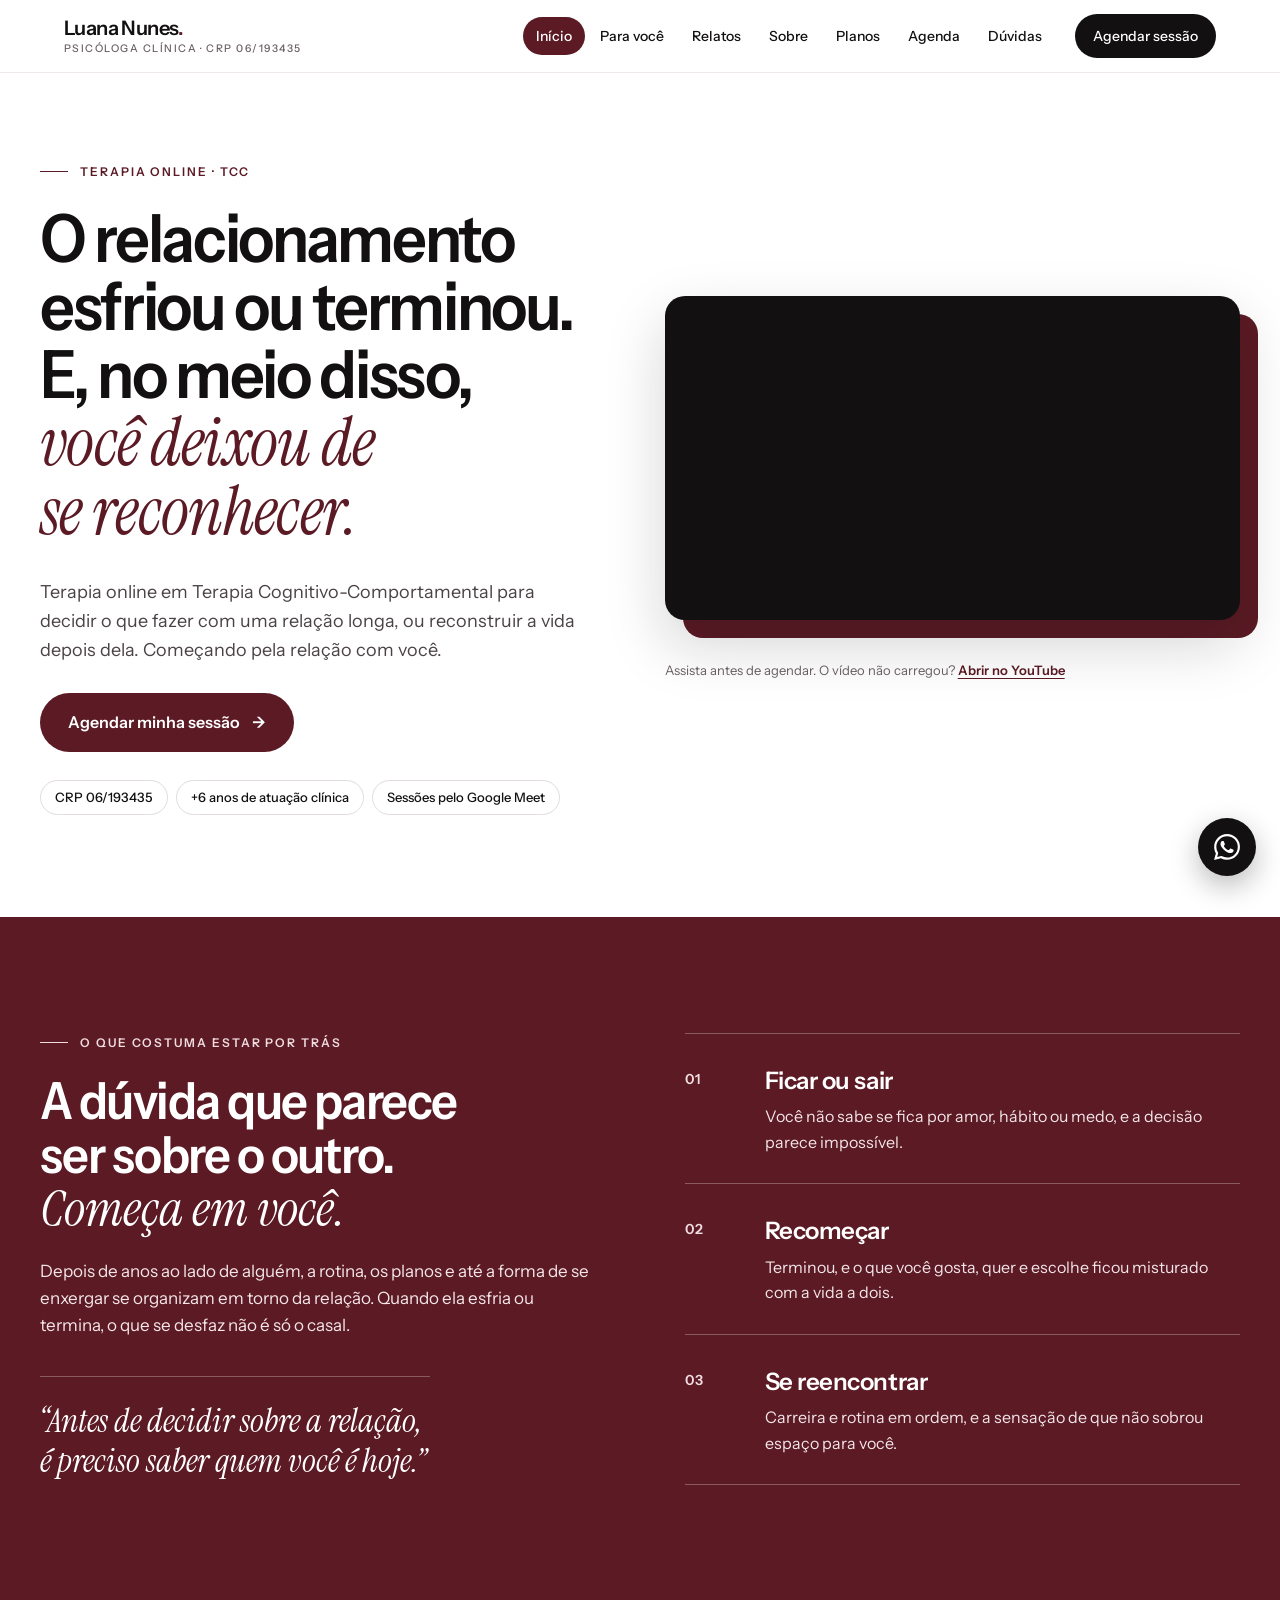
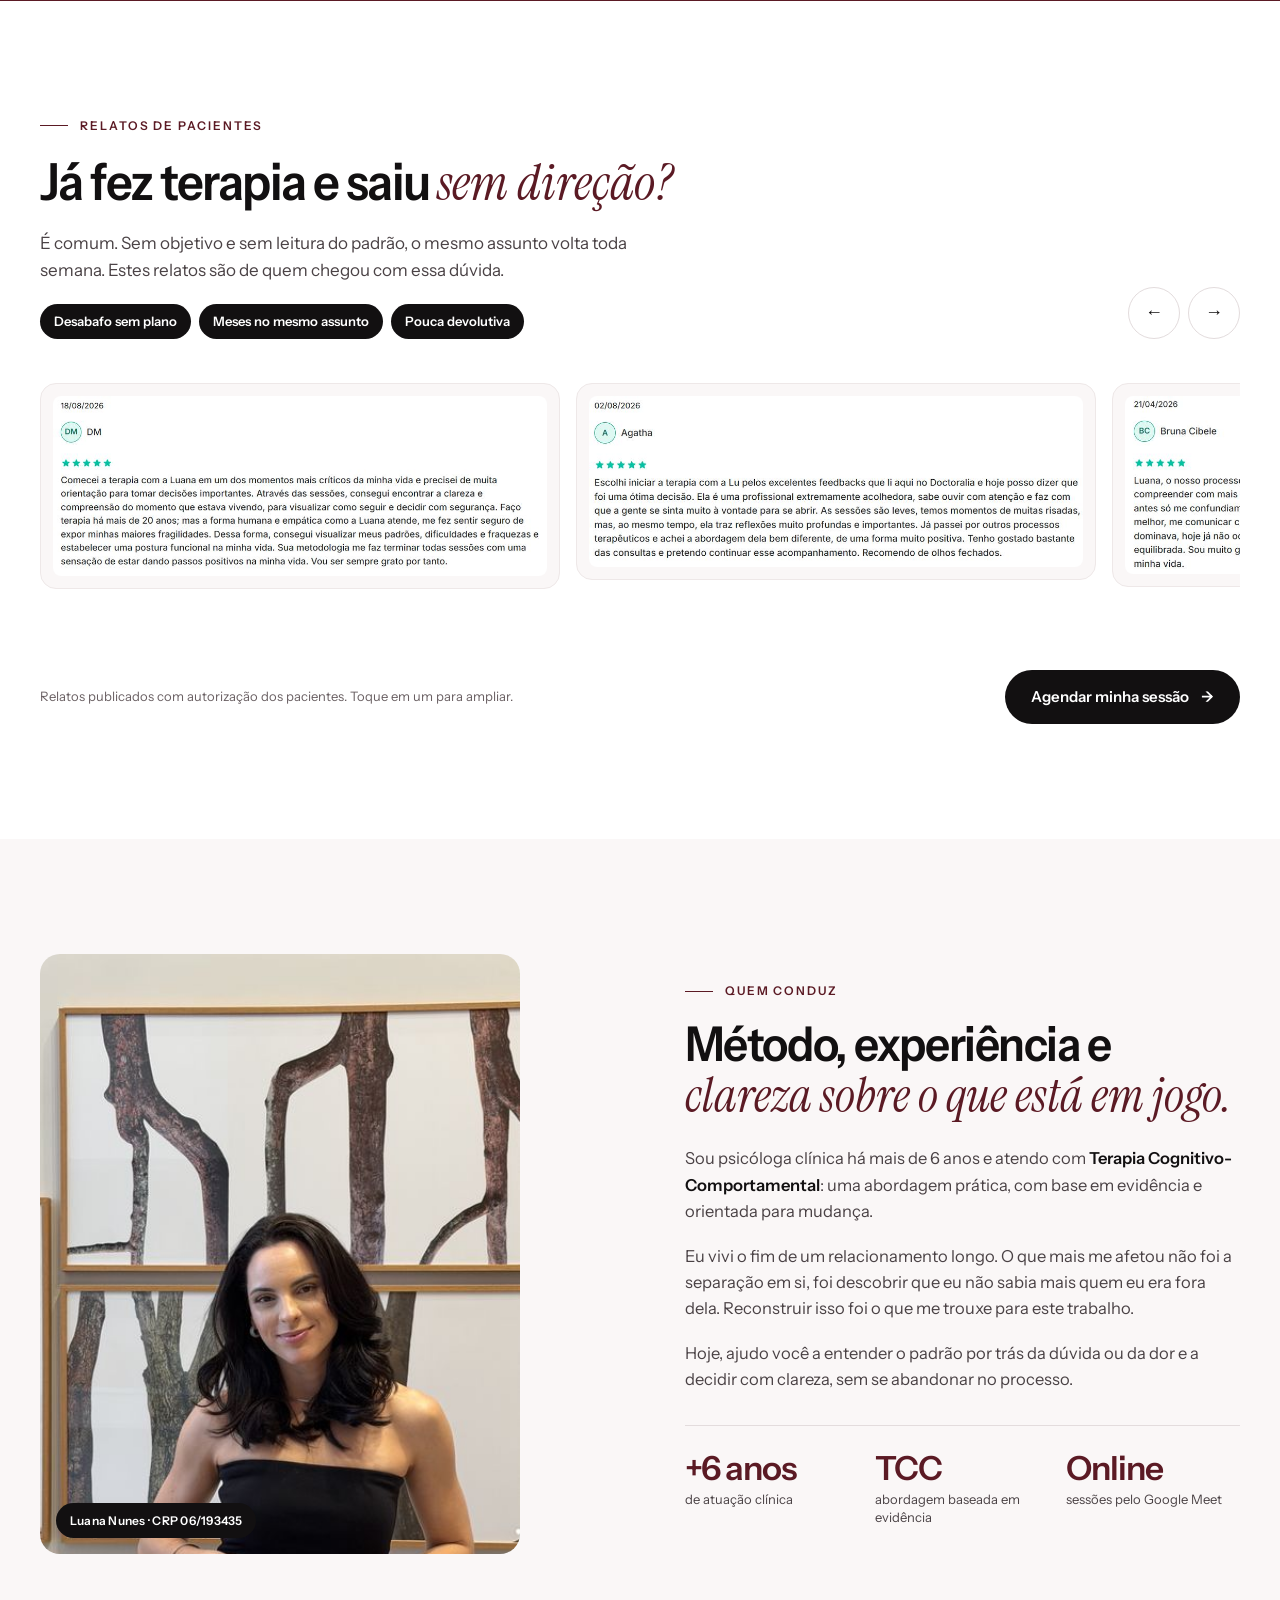
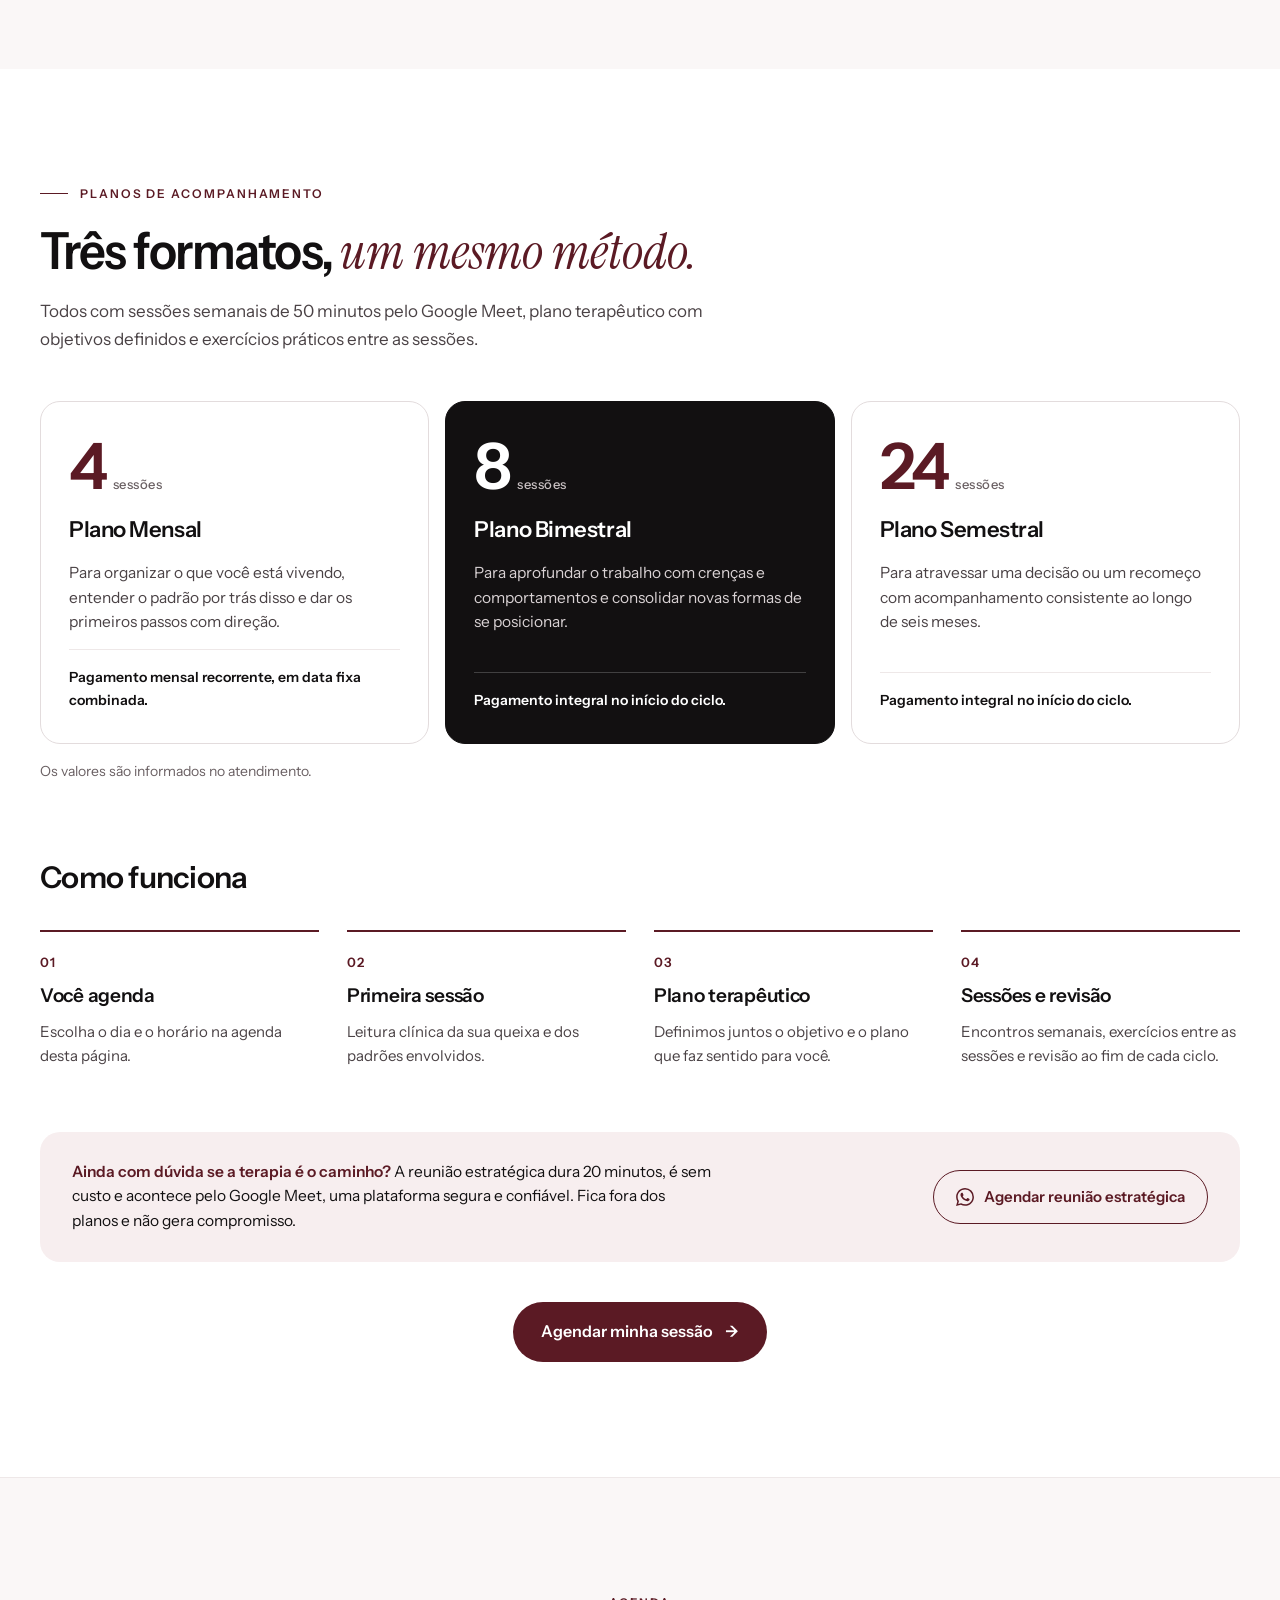
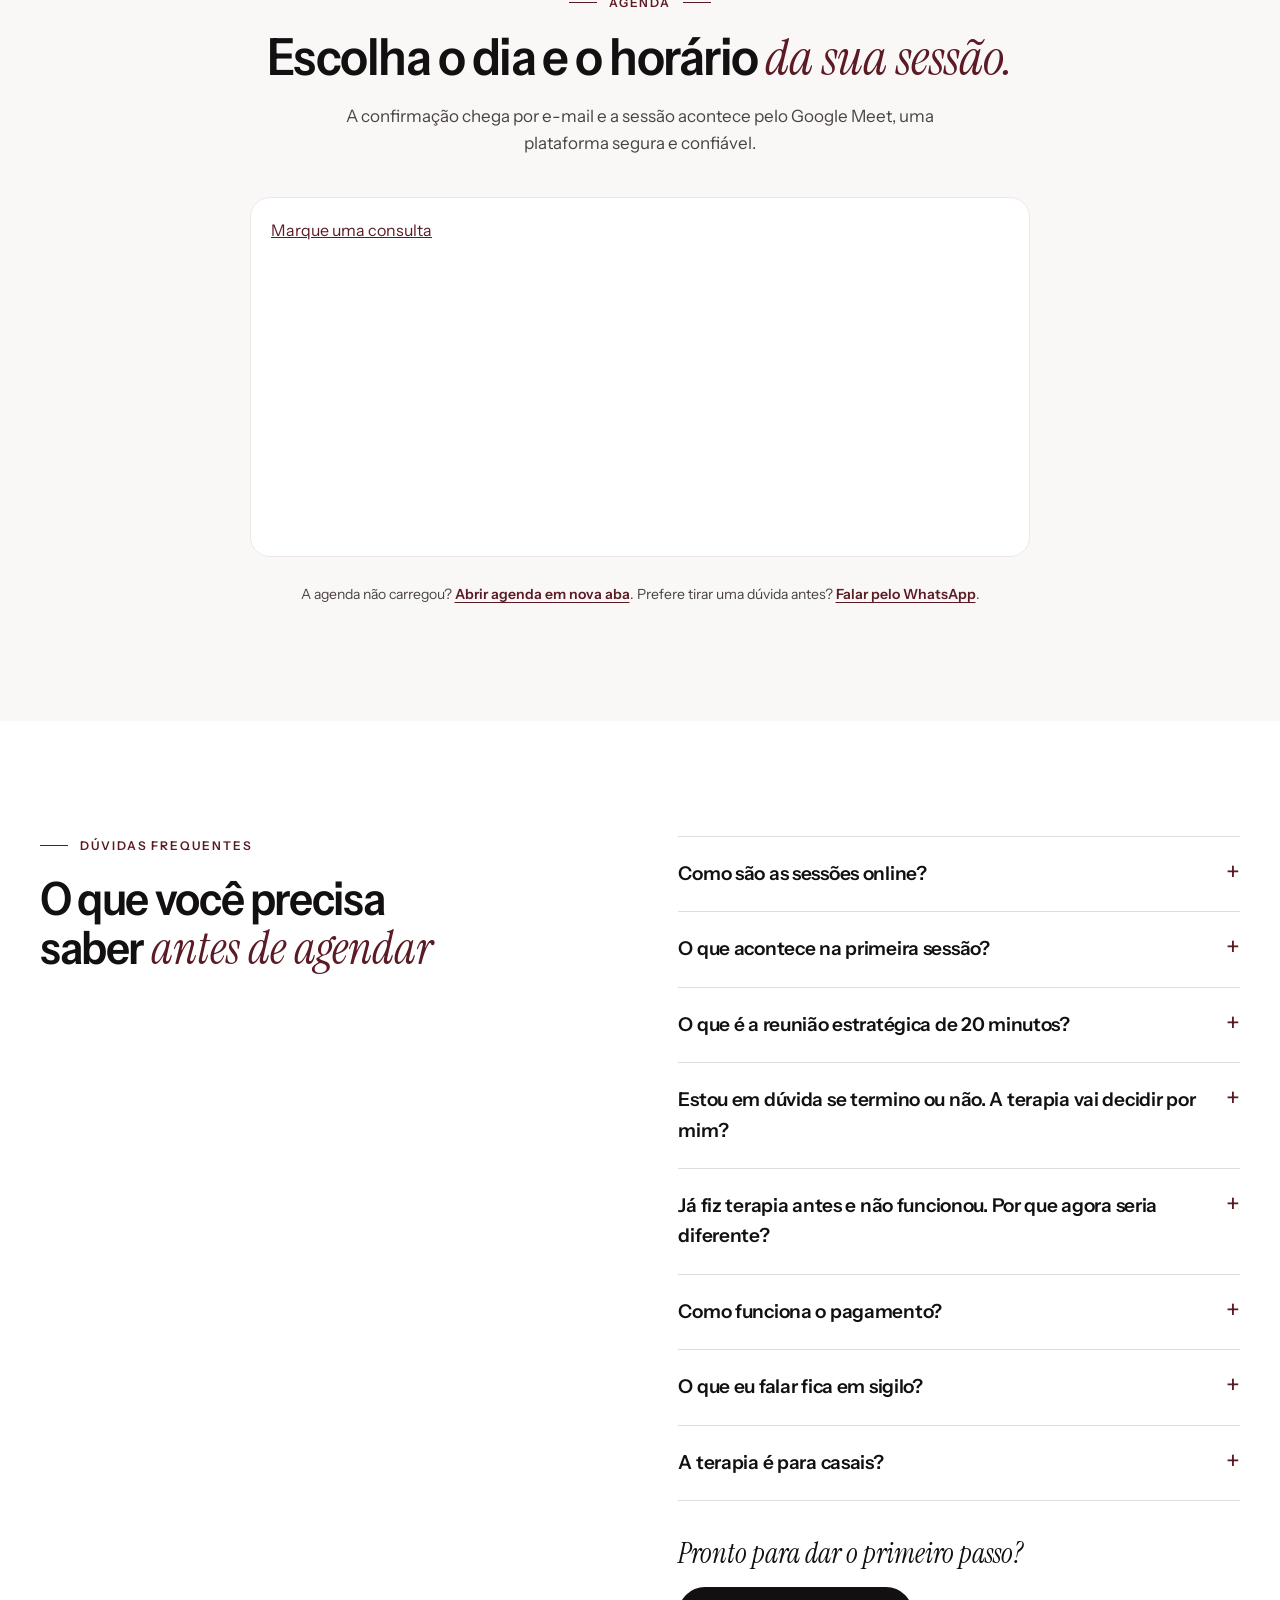
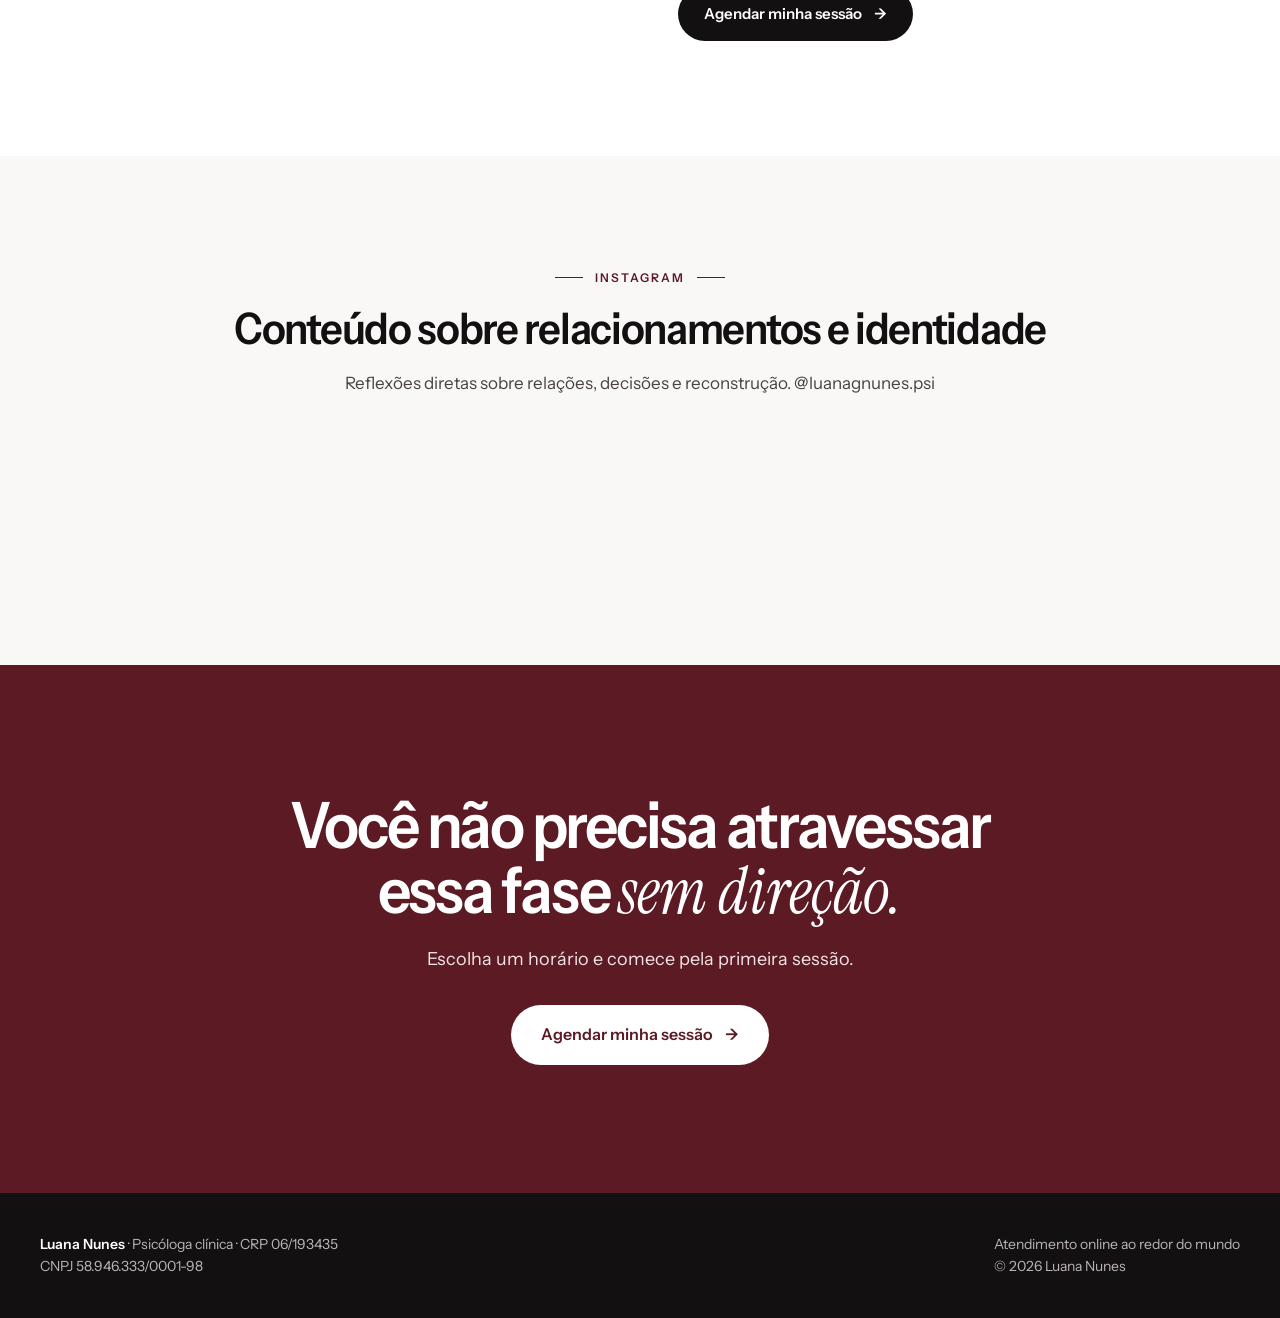
<file: docs/index.html>
<!DOCTYPE html>
<html lang="pt-BR">
<head>
<meta charset="utf-8">
<meta name="viewport" content="width=device-width, initial-scale=1">
<title>Terapia online após fim ou crise de relacionamento | Luana Nunes, psicóloga</title>
<meta name="description" content="Terapia online em TCC para quem precisa decidir o que fazer com uma relação longa ou reconstruir a vida depois dela. Luana Nunes, psicóloga clínica, CRP 06/193435.">
<meta name="theme-color" content="#5B1A24">
<meta property="og:type" content="website">
<meta property="og:title" content="Terapia online após fim ou crise de relacionamento | Luana Nunes, psicóloga">
<meta property="og:description" content="Terapia online em TCC para quem precisa decidir o que fazer com uma relação longa ou reconstruir a vida depois dela.">
<meta property="og:image" content="assets/luana.jpg">
<link rel="icon" href="assets/favicon.svg" type="image/svg+xml">
<link rel="preconnect" href="https://fonts.googleapis.com">
<link rel="preconnect" href="https://fonts.gstatic.com" crossorigin>
<link href="https://fonts.googleapis.com/css2?family=Instrument+Sans:wdth,wght@75..100,400..700&amp;family=Instrument+Serif:ital@0;1&amp;display=swap" rel="stylesheet">
<link rel="stylesheet" href="css/style.css">
</head>
<body>

<div aria-hidden="true" style="height:72px"></div>
<header class="site-header" style="position:fixed;top:0;left:0;right:0;z-index:50;background:rgba(255,255,255,.9);backdrop-filter:blur(14px);-webkit-backdrop-filter:blur(14px);border-bottom:1px solid #EEE8E8">
  <div style="max-width:1200px;margin:0 auto;padding:0 24px;height:72px;display:flex;align-items:center;justify-content:space-between;gap:20px">
    <a href="#inicio" data-target="inicio" style="text-decoration:none;color:#121011;display:flex;flex-direction:column;line-height:1;flex-shrink:0">
      <span style="font-size:20px;font-weight:600;letter-spacing:-.03em">Luana Nunes<span style="color:#5B1A24">.</span></span>
      <span style="font-size:10.5px;font-weight:500;letter-spacing:.14em;text-transform:uppercase;color:#6A6063;margin-top:6px">Psicóloga clínica · CRP 06/193435</span>
    </a>
    <nav class="nav-desktop" aria-label="Seções">
      <a href="#inicio" data-target="inicio" class="is-active">Início</a>
      <a href="#para-voce" data-target="para-voce">Para você</a>
      <a href="#depoimentos" data-target="depoimentos">Relatos</a>
      <a href="#sobre" data-target="sobre">Sobre</a>
      <a href="#planos" data-target="planos">Planos</a>
      <a href="#agenda" data-target="agenda">Agenda</a>
      <a href="#duvidas" data-target="duvidas">Dúvidas</a>
    </nav>
    <div style="display:flex;align-items:center;gap:10px">
      <a class="header-cta h-dark" href="#agenda" data-target="agenda" style="background:#121011;color:#fff;text-decoration:none;font-size:14px;font-weight:500;padding:11px 18px;border-radius:999px;white-space:nowrap;transition:background .2s">Agendar sessão</a>
      <button type="button" class="menu-btn" aria-label="Abrir menu" aria-expanded="false" aria-controls="menu-mobile">☰</button>
    </div>
  </div>
  <nav class="nav-mobile" id="menu-mobile" aria-label="Seções">
    <a href="#inicio" data-target="inicio" class="is-active">Início</a>
    <a href="#para-voce" data-target="para-voce">Para você</a>
    <a href="#depoimentos" data-target="depoimentos">Relatos</a>
    <a href="#sobre" data-target="sobre">Sobre</a>
    <a href="#planos" data-target="planos">Planos</a>
    <a href="#agenda" data-target="agenda">Agenda</a>
    <a href="#duvidas" data-target="duvidas">Dúvidas</a>
  </nav>
  <div class="progress"></div>
</header>

<main>
<section id="inicio" data-screen-label="01 Início" style="padding:clamp(48px,7vw,96px) 24px clamp(64px,8vw,112px)">
  <div class="hero-grid" style="column-gap:clamp(40px,6vw,88px);row-gap:32px;align-items:center">
    <div style="grid-area:copy;align-self:end;display:flex;flex-direction:column;gap:24px">
      <div style="display:flex;align-items:center;gap:12px;font-size:12px;font-weight:600;letter-spacing:.16em;text-transform:uppercase;color:#5B1A24"><span style="width:28px;height:1px;background:#5B1A24"></span>Terapia online · TCC</div>
      <h1 style="font-size:clamp(38px,5.2vw,68px);line-height:1.02;font-weight:600;letter-spacing:-.035em;font-stretch:92%;text-wrap:balance">O relacionamento esfriou ou terminou. E, no meio disso, <span style="font-family:'Instrument Serif',serif;font-style:italic;font-weight:400;letter-spacing:-.01em;color:#5B1A24">você deixou de se reconhecer.</span></h1>
    </div>
    <div style="grid-area:video">
      <div style="position:relative">
      <div style="position:absolute;inset:18px -18px -18px 18px;background:#5B1A24;border-radius:20px"></div>
      <div style="position:relative;aspect-ratio:16/9;background:#121011;border-radius:20px;overflow:hidden;box-shadow:0 24px 60px rgba(18,16,17,.18)">
        <iframe src="https://www.youtube-nocookie.com/embed/ALw_8z-zLgE?rel=0&amp;modestbranding=1&amp;playsinline=1" title="Apresentação de Luana Nunes, psicóloga clínica" referrerpolicy="strict-origin-when-cross-origin" allow="accelerometer; encrypted-media; gyroscope; picture-in-picture; web-share; fullscreen" allowfullscreen style="position:absolute;inset:0;width:100%;height:100%;border:0"></iframe>
      </div>
      </div>
      <p style="font-size:13px;color:#6A6063;margin-top:40px">Assista antes de agendar. O vídeo não carregou? <a href="https://youtu.be/ALw_8z-zLgE" target="_blank" rel="noopener" style="font-weight:600;text-underline-offset:3px">Abrir no YouTube</a></p>
    </div>
    <div style="grid-area:cta;align-self:start;display:flex;flex-direction:column;gap:28px">
      <p style="font-size:18px;line-height:1.6;color:#4A4245;max-width:52ch;text-wrap:pretty">Terapia online em Terapia Cognitivo-Comportamental para decidir o que fazer com uma relação longa, ou reconstruir a vida depois dela. Começando pela relação com você.</p>
      <div style="display:flex;flex-wrap:wrap;gap:12px">
        <a class="h-black" href="#agenda" data-target="agenda" style="display:inline-flex;align-items:center;gap:12px;background:#5B1A24;color:#fff;text-decoration:none;font-size:16px;font-weight:600;padding:17px 28px;border-radius:999px;transition:background .2s">Agendar minha sessão <span aria-hidden="true">→</span></a>
      </div>
      <div style="display:flex;flex-wrap:wrap;gap:8px">
        <span style="font-size:13px;font-weight:500;color:#121011;border:1px solid #E3DCDD;border-radius:999px;padding:6px 14px">CRP 06/193435</span>
        <span style="font-size:13px;font-weight:500;color:#121011;border:1px solid #E3DCDD;border-radius:999px;padding:6px 14px">+6 anos de atuação clínica</span>
        <span style="font-size:13px;font-weight:500;color:#121011;border:1px solid #E3DCDD;border-radius:999px;padding:6px 14px">Sessões pelo Google Meet</span>
      </div>
    </div>
  </div>
</section>

<section id="para-voce" data-screen-label="02 Para você" style="background:#5B1A24;color:#fff;padding:clamp(64px,9vw,120px) 24px">
  <div style="max-width:1200px;margin:0 auto;display:grid;grid-template-columns:repeat(auto-fit,minmax(min(100%,420px),1fr));gap:clamp(40px,7vw,96px);align-items:start">
    <div style="display:flex;flex-direction:column;gap:22px">
      <div style="display:flex;align-items:center;gap:12px;font-size:12px;font-weight:600;letter-spacing:.16em;text-transform:uppercase;color:#F1DDE0"><span style="width:28px;height:1px;background:#F1DDE0"></span>O que costuma estar por trás</div>
      <h2 style="font-size:clamp(32px,4vw,52px);line-height:1.05;font-weight:600;letter-spacing:-.03em;font-stretch:92%;text-wrap:balance">A dúvida que parece ser sobre o outro. <span style="font-family: &quot;Instrument Serif&quot;, serif; font-style: italic; font-weight: 400; letter-spacing: 0px;">Começa em você.</span></h2>
      <p style="font-size:17px;color:#F4E6E8;max-width:54ch;text-wrap:pretty">Depois de anos ao lado de alguém, a rotina, os planos e até a forma de se enxergar se organizam em torno da relação. Quando ela esfria ou termina, o que se desfaz não é só o casal.</p>
      <p style="margin-top:14px;padding-top:24px;border-top:1px solid rgba(255,255,255,.28);font-family:'Instrument Serif',serif;font-style:italic;font-size:clamp(26px,2.6vw,34px);line-height:1.2;max-width:26ch">“Antes de decidir sobre a relação, é preciso saber quem você é hoje.”</p>
    </div>
    <ol style="list-style:none;display:flex;flex-direction:column">
      <li style="display:grid;grid-template-columns:64px 1fr;gap:4px 16px;padding:28px 0;border-top:1px solid rgba(255,255,255,.28)">
        <span style="grid-row:span 2;font-size:14px;font-weight:600;letter-spacing:.08em;color:#F1DDE0;padding-top:6px">01</span>
        <h3 style="font-size:24px;font-weight:600;letter-spacing:-.02em">Ficar ou sair</h3>
        <p style="color:#F4E6E8;font-size:16px">Você não sabe se fica por amor, hábito ou medo, e a decisão parece impossível.</p>
      </li>
      <li style="display:grid;grid-template-columns:64px 1fr;gap:4px 16px;padding:28px 0;border-top:1px solid rgba(255,255,255,.28)">
        <span style="grid-row:span 2;font-size:14px;font-weight:600;letter-spacing:.08em;color:#F1DDE0;padding-top:6px">02</span>
        <h3 style="font-size:24px;font-weight:600;letter-spacing:-.02em">Recomeçar</h3>
        <p style="color:#F4E6E8;font-size:16px">Terminou, e o que você gosta, quer e escolhe ficou misturado com a vida a dois.</p>
      </li>
      <li style="display:grid;grid-template-columns:64px 1fr;gap:4px 16px;padding:28px 0;border-top:1px solid rgba(255,255,255,.28);border-bottom:1px solid rgba(255,255,255,.28)">
        <span style="grid-row:span 2;font-size:14px;font-weight:600;letter-spacing:.08em;color:#F1DDE0;padding-top:6px">03</span>
        <h3 style="font-size:24px;font-weight:600;letter-spacing:-.02em">Se reencontrar</h3>
        <p style="color:#F4E6E8;font-size:16px">Carreira e rotina em ordem, e a sensação de que não sobrou espaço para você.</p>
      </li>
    </ol>
  </div>
</section>

<section id="depoimentos" data-screen-label="03 Relatos" style="padding:clamp(64px,9vw,120px) 24px">
  <div style="max-width:1200px;margin:0 auto">
    <div style="display:flex;justify-content:space-between;align-items:flex-end;gap:32px;flex-wrap:wrap;margin-bottom:40px">
      <div style="display:flex;flex-direction:column;gap:20px;max-width:680px">
        <div style="display:flex;align-items:center;gap:12px;font-size:12px;font-weight:600;letter-spacing:.16em;text-transform:uppercase;color:#5B1A24"><span style="width:28px;height:1px;background:#5B1A24"></span>Relatos de pacientes</div>
        <h2 style="font-size:clamp(32px,4vw,52px);line-height:1.05;font-weight:600;letter-spacing:-.03em;font-stretch:92%">Já fez terapia e saiu <span style="font-family:'Instrument Serif',serif;font-style:italic;font-weight:400;letter-spacing:0;color:#5B1A24">sem direção?</span></h2>
        <p style="font-size:17px;color:#4A4245;max-width:58ch;text-wrap:pretty">É comum. Sem objetivo e sem leitura do padrão, o mesmo assunto volta toda semana. Estes relatos são de quem chegou com essa dúvida.</p>
        <div style="display:flex;flex-wrap:wrap;gap:8px">
          <span style="font-size:13px;font-weight:600;color:#fff;background:#121011;border-radius:999px;padding:7px 14px">Desabafo sem plano</span>
          <span style="font-size:13px;font-weight:600;color:#fff;background:#121011;border-radius:999px;padding:7px 14px">Meses no mesmo assunto</span>
          <span style="font-size:13px;font-weight:600;color:#fff;background:#121011;border-radius:999px;padding:7px 14px">Pouca devolutiva</span>
        </div>
      </div>
      <div style="display:flex;gap:8px">
        <button class="h-arrow" type="button" data-dir="-1" aria-label="Relato anterior" style="width:52px;height:52px;border-radius:50%;border:1px solid #E3DCDD;background:#fff;color:#121011;cursor:pointer;font-size:18px;transition:all .2s">←</button>
        <button class="h-arrow" type="button" data-dir="1" aria-label="Próximo relato" style="width:52px;height:52px;border-radius:50%;border:1px solid #E3DCDD;background:#fff;color:#121011;cursor:pointer;font-size:18px;transition:all .2s">→</button>
      </div>
    </div>
    <div class="track" style="display:flex;gap:16px;overflow-x:auto;scroll-snap-type:x mandatory;padding:4px 2px 18px">
      <button type="button" class="h-card" aria-label="Ampliar Relato de paciente 1" style="flex:0 0 min(520px,84vw);scroll-snap-align:start;align-self:flex-start;background:#FAF7F7;border:1px solid #EEE8E8;border-radius:16px;padding:12px;cursor:zoom-in;transition:border-color .2s">
        <img src="assets/relato-1.jpg" alt="Relato de paciente 1" loading="lazy" style="display:block;width:100%;border-radius:8px">
      </button>
      <button type="button" class="h-card" aria-label="Ampliar Relato de paciente 2" style="flex:0 0 min(520px,84vw);scroll-snap-align:start;align-self:flex-start;background:#FAF7F7;border:1px solid #EEE8E8;border-radius:16px;padding:12px;cursor:zoom-in;transition:border-color .2s">
        <img src="assets/relato-2.jpg" alt="Relato de paciente 2" loading="lazy" style="display:block;width:100%;border-radius:8px">
      </button>
      <button type="button" class="h-card" aria-label="Ampliar Relato de paciente 3" style="flex:0 0 min(520px,84vw);scroll-snap-align:start;align-self:flex-start;background:#FAF7F7;border:1px solid #EEE8E8;border-radius:16px;padding:12px;cursor:zoom-in;transition:border-color .2s">
        <img src="assets/relato-3.jpg" alt="Relato de paciente 3" loading="lazy" style="display:block;width:100%;border-radius:8px">
      </button>
      <button type="button" class="h-card" aria-label="Ampliar Relato de paciente 4" style="flex:0 0 min(520px,84vw);scroll-snap-align:start;align-self:flex-start;background:#FAF7F7;border:1px solid #EEE8E8;border-radius:16px;padding:12px;cursor:zoom-in;transition:border-color .2s">
        <img src="assets/relato-4.jpg" alt="Relato de paciente 4" loading="lazy" style="display:block;width:100%;border-radius:8px">
      </button>
      <button type="button" class="h-card" aria-label="Ampliar Relato de paciente 5" style="flex:0 0 min(520px,84vw);scroll-snap-align:start;align-self:flex-start;background:#FAF7F7;border:1px solid #EEE8E8;border-radius:16px;padding:12px;cursor:zoom-in;transition:border-color .2s">
        <img src="assets/relato-5.jpg" alt="Relato de paciente 5" loading="lazy" style="display:block;width:100%;border-radius:8px">
      </button>
      <button type="button" class="h-card" aria-label="Ampliar Relato de paciente 6" style="flex:0 0 min(520px,84vw);scroll-snap-align:start;align-self:flex-start;background:#FAF7F7;border:1px solid #EEE8E8;border-radius:16px;padding:12px;cursor:zoom-in;transition:border-color .2s">
        <img src="assets/relato-6.jpg" alt="Relato de paciente 6" loading="lazy" style="display:block;width:100%;border-radius:8px">
      </button>
      <button type="button" class="h-card" aria-label="Ampliar Relato de paciente 7" style="flex:0 0 min(520px,84vw);scroll-snap-align:start;align-self:flex-start;background:#FAF7F7;border:1px solid #EEE8E8;border-radius:16px;padding:12px;cursor:zoom-in;transition:border-color .2s">
        <img src="assets/relato-7.jpg" alt="Relato de paciente 7" loading="lazy" style="display:block;width:100%;border-radius:8px">
      </button>
      <button type="button" class="h-card" aria-label="Ampliar Relato de paciente 8" style="flex:0 0 min(520px,84vw);scroll-snap-align:start;align-self:flex-start;background:#FAF7F7;border:1px solid #EEE8E8;border-radius:16px;padding:12px;cursor:zoom-in;transition:border-color .2s">
        <img src="assets/relato-8.jpg" alt="Relato de paciente 8" loading="lazy" style="display:block;width:100%;border-radius:8px">
      </button>
      <button type="button" class="h-card" aria-label="Ampliar Relato de paciente 9" style="flex:0 0 min(520px,84vw);scroll-snap-align:start;align-self:flex-start;background:#FAF7F7;border:1px solid #EEE8E8;border-radius:16px;padding:12px;cursor:zoom-in;transition:border-color .2s">
        <img src="assets/relato-9.jpg" alt="Relato de paciente 9" loading="lazy" style="display:block;width:100%;border-radius:8px">
      </button>
    </div>
    <div style="display:flex;justify-content:space-between;align-items:center;gap:20px;flex-wrap:wrap;margin-top:20px">
      <p style="font-size:13px;color:#6A6063">Relatos publicados com autorização dos pacientes. Toque em um para ampliar.</p>
      <a class="h-dark" href="#agenda" data-target="agenda" style="display:inline-flex;align-items:center;gap:12px;background:#121011;color:#fff;text-decoration:none;font-size:15px;font-weight:600;padding:15px 26px;border-radius:999px;transition:background .2s">Agendar minha sessão <span aria-hidden="true">→</span></a>
    </div>
  </div>
</section>

<section id="sobre" data-screen-label="04 Sobre" style="background:#FAF7F7;padding:clamp(64px,9vw,120px) 24px">
  <div style="max-width:1200px;margin:0 auto;display:grid;grid-template-columns:repeat(auto-fit,minmax(min(100%,380px),1fr));gap:clamp(40px,7vw,96px);align-items:center">
    <figure style="position:relative;max-width:480px;width:100%">
      <img src="assets/luana.jpg" alt="Retrato de Luana Nunes, psicóloga clínica" style="display:block;width:100%;aspect-ratio:4/5;object-fit:cover;object-position:center 18%;border-radius:20px">
      <figcaption style="position:absolute;left:16px;bottom:16px;background:#121011;color:#fff;border-radius:999px;padding:8px 14px;font-size:12px;font-weight:600;letter-spacing:.02em">Luana Nunes · CRP 06/193435</figcaption>
    </figure>
    <div style="display:flex;flex-direction:column;gap:18px">
      <div style="display:flex;align-items:center;gap:12px;font-size:12px;font-weight:600;letter-spacing:.16em;text-transform:uppercase;color:#5B1A24"><span style="width:28px;height:1px;background:#5B1A24"></span>Quem conduz</div>
      <h2 style="font-size:clamp(32px,3.8vw,48px);line-height:1.06;font-weight:600;letter-spacing:-.03em;font-stretch:92%;text-wrap:balance;margin-bottom:6px">Método, experiência e <span style="font-family:'Instrument Serif',serif;font-style:italic;font-weight:400;letter-spacing:0;color:#5B1A24">clareza sobre o que está em jogo.</span></h2>
      <p style="font-size:16.5px;color:#4A4245;max-width:60ch">Sou psicóloga clínica há mais de 6 anos e atendo com <strong style="color:#121011;font-weight:600">Terapia Cognitivo-Comportamental</strong>: uma abordagem prática, com base em evidência e orientada para mudança.</p>
      <p style="font-size:16.5px;color:#4A4245;max-width:60ch">Eu vivi o fim de um relacionamento longo. O que mais me afetou não foi a separação em si, foi descobrir que eu não sabia mais quem eu era fora dela. Reconstruir isso foi o que me trouxe para este trabalho.</p>
      <p style="font-size:16.5px;color:#4A4245;max-width:60ch">Hoje, ajudo você a entender o padrão por trás da dúvida ou da dor e a decidir com clareza, sem se abandonar no processo.</p>
      <div style="display:grid;grid-template-columns:repeat(3,minmax(0,1fr));gap:16px;margin-top:14px;padding-top:24px;border-top:1px solid #E3DCDD">
        <div><b style="display:block;font-size:clamp(26px,2.6vw,34px);font-weight:600;letter-spacing:-.03em;line-height:1.1;color:#5B1A24">+6 anos</b><span style="display:block;font-size:13px;color:#4A4245;line-height:1.4;margin-top:4px">de atuação clínica</span></div>
        <div><b style="display:block;font-size:clamp(26px,2.6vw,34px);font-weight:600;letter-spacing:-.03em;line-height:1.1;color:#5B1A24">TCC</b><span style="display:block;font-size:13px;color:#4A4245;line-height:1.4;margin-top:4px">abordagem baseada em evidência</span></div>
        <div><b style="display:block;font-size:clamp(26px,2.6vw,34px);font-weight:600;letter-spacing:-.03em;line-height:1.1;color:#5B1A24">Online</b><span style="display:block;font-size:13px;color:#4A4245;line-height:1.4;margin-top:4px">sessões pelo Google Meet</span></div>
      </div>
    </div>
  </div>
</section>

<section id="planos" data-screen-label="05 Planos" style="padding:clamp(64px,9vw,120px) 24px">
  <div style="max-width:1200px;margin:0 auto">
    <div style="display:flex;flex-direction:column;gap:20px;max-width:720px;margin-bottom:48px">
      <div style="display:flex;align-items:center;gap:12px;font-size:12px;font-weight:600;letter-spacing:.16em;text-transform:uppercase;color:#5B1A24"><span style="width:28px;height:1px;background:#5B1A24"></span>Planos de acompanhamento</div>
      <h2 style="font-size:clamp(32px,4vw,52px);line-height:1.05;font-weight:600;letter-spacing:-.03em;font-stretch:92%">Três formatos, <span style="font-family:'Instrument Serif',serif;font-style:italic;font-weight:400;letter-spacing:0;color:#5B1A24">um mesmo método.</span></h2>
      <p style="font-size:17px;color:#4A4245;text-wrap:pretty">Todos com sessões semanais de 50 minutos pelo Google Meet, plano terapêutico com objetivos definidos e exercícios práticos entre as sessões.</p>
    </div>
    <div style="display:grid;grid-template-columns:repeat(auto-fit,minmax(min(100%,300px),1fr));gap:16px">
      <article style="border:1px solid #E3DCDD;border-radius:20px;padding:32px 28px;display:flex;flex-direction:column;gap:14px;background:#fff">
        <div style="display:flex;align-items:baseline;gap:8px"><span style="font-size:64px;font-weight:600;letter-spacing:-.05em;line-height:1;color:#5B1A24">4</span><span style="font-size:13px;font-weight:500;color:#6A6063;letter-spacing:.04em">sessões</span></div>
        <h3 style="font-size:22px;font-weight:600;letter-spacing:-.02em">Plano Mensal</h3>
        <p style="color:#4A4245;font-size:15.5px;flex:1">Para organizar o que você está vivendo, entender o padrão por trás disso e dar os primeiros passos com direção.</p>
        <div style="padding-top:16px;border-top:1px solid #EEE8E8;font-size:14px;font-weight:600;color:#121011">Pagamento mensal recorrente, em data fixa combinada.</div>
      </article>
      <article style="border:1px solid #121011;border-radius:20px;padding:32px 28px;display:flex;flex-direction:column;gap:14px;background:#121011;color:#fff">
        <div style="display:flex;align-items:baseline;gap:8px"><span style="font-size:64px;font-weight:600;letter-spacing:-.05em;line-height:1;color:#fff">8</span><span style="font-size:13px;font-weight:500;color:#C9C1C3;letter-spacing:.04em">sessões</span></div>
        <h3 style="font-size:22px;font-weight:600;letter-spacing:-.02em">Plano Bimestral</h3>
        <p style="color:#D9D2D4;font-size:15.5px;flex:1">Para aprofundar o trabalho com crenças e comportamentos e consolidar novas formas de se posicionar.</p>
        <div style="padding-top:16px;border-top:1px solid rgba(255,255,255,.2);font-size:14px;font-weight:600">Pagamento integral no início do ciclo.</div>
      </article>
      <article style="border:1px solid #E3DCDD;border-radius:20px;padding:32px 28px;display:flex;flex-direction:column;gap:14px;background:#fff">
        <div style="display:flex;align-items:baseline;gap:8px"><span style="font-size:64px;font-weight:600;letter-spacing:-.05em;line-height:1;color:#5B1A24">24</span><span style="font-size:13px;font-weight:500;color:#6A6063;letter-spacing:.04em">sessões</span></div>
        <h3 style="font-size:22px;font-weight:600;letter-spacing:-.02em">Plano Semestral</h3>
        <p style="color:#4A4245;font-size:15.5px;flex:1">Para atravessar uma decisão ou um recomeço com acompanhamento consistente ao longo de seis meses.</p>
        <div style="padding-top:16px;border-top:1px solid #EEE8E8;font-size:14px;font-weight:600;color:#121011">Pagamento integral no início do ciclo.</div>
      </article>
    </div>
    <p style="font-size:14px;color:#6A6063;margin-top:16px">Os valores são informados no atendimento.</p>

    <div style="margin-top:72px">
      <h3 style="font-size:clamp(24px,2.4vw,30px);font-weight:600;letter-spacing:-.025em;margin-bottom:28px">Como funciona</h3>
      <ol style="list-style:none;display:grid;grid-template-columns:repeat(auto-fit,minmax(min(100%,220px),1fr));gap:28px">
        <li style="display:flex;flex-direction:column;gap:8px;padding-top:20px;border-top:2px solid #5B1A24">
          <span style="font-size:13px;font-weight:600;letter-spacing:.08em;color:#5B1A24">01</span>
          <h4 style="font-size:19px;font-weight:600;letter-spacing:-.015em">Você agenda</h4>
          <p style="font-size:15px;color:#4A4245">Escolha o dia e o horário na agenda desta página.</p>
        </li>
        <li style="display:flex;flex-direction:column;gap:8px;padding-top:20px;border-top:2px solid #5B1A24">
          <span style="font-size:13px;font-weight:600;letter-spacing:.08em;color:#5B1A24">02</span>
          <h4 style="font-size:19px;font-weight:600;letter-spacing:-.015em">Primeira sessão</h4>
          <p style="font-size:15px;color:#4A4245">Leitura clínica da sua queixa e dos padrões envolvidos.</p>
        </li>
        <li style="display:flex;flex-direction:column;gap:8px;padding-top:20px;border-top:2px solid #5B1A24">
          <span style="font-size:13px;font-weight:600;letter-spacing:.08em;color:#5B1A24">03</span>
          <h4 style="font-size:19px;font-weight:600;letter-spacing:-.015em">Plano terapêutico</h4>
          <p style="font-size:15px;color:#4A4245">Definimos juntos o objetivo e o plano que faz sentido para você.</p>
        </li>
        <li style="display:flex;flex-direction:column;gap:8px;padding-top:20px;border-top:2px solid #5B1A24">
          <span style="font-size:13px;font-weight:600;letter-spacing:.08em;color:#5B1A24">04</span>
          <h4 style="font-size:19px;font-weight:600;letter-spacing:-.015em">Sessões e revisão</h4>
          <p style="font-size:15px;color:#4A4245">Encontros semanais, exercícios entre as sessões e revisão ao fim de cada ciclo.</p>
        </li>
      </ol>
    </div>

    <div style="display:flex;flex-wrap:wrap;align-items:center;justify-content:space-between;gap:20px 32px;background:#F7EEEF;border-radius:20px;padding:28px 32px;margin-top:64px">
      <p style="max-width:64ch;font-size:15.5px;color:#121011"><b style="font-weight:600;color:#5B1A24">Ainda com dúvida se a terapia é o caminho?</b> A reunião estratégica dura 20 minutos, é sem custo e acontece pelo Google Meet, uma plataforma segura e confiável. Fica fora dos planos e não gera compromisso.</p>
      <a class="h-dark" href="https://wa.me/5511951508090?text=Ol%C3%A1%2C%20Luana%21%20Vim%20pelo%20site%20e%20tenho%20interesse%20em%20agendar%20a%20reuni%C3%A3o%20estrat%C3%A9gica%20de%2020%20minutos." target="_blank" rel="noopener" style="display:inline-flex;align-items:center;gap:10px;border:1px solid #5B1A24;color:#5B1A24;text-decoration:none;font-size:15px;font-weight:600;padding:14px 22px;border-radius:999px;transition:all .2s">
        <svg viewBox="0 0 24 24" style="width:18px;height:18px;fill:currentColor"><path d="M17.472 14.382c-.297-.149-1.758-.867-2.03-.967-.273-.099-.471-.148-.67.15-.197.297-.767.966-.94 1.164-.173.199-.347.223-.644.075-.297-.15-1.255-.463-2.39-1.475-.883-.788-1.48-1.761-1.653-2.059-.173-.297-.018-.458.13-.606.134-.133.298-.347.446-.52.149-.174.198-.298.298-.497.099-.198.05-.371-.025-.52-.075-.149-.669-1.612-.916-2.207-.242-.579-.487-.5-.669-.51-.173-.008-.371-.01-.57-.01-.198 0-.52.074-.792.372-.272.297-1.04 1.016-1.04 2.479 0 1.462 1.065 2.875 1.213 3.074.149.198 2.096 3.2 5.077 4.487.709.306 1.262.489 1.694.625.712.227 1.36.195 1.871.118.571-.085 1.758-.719 2.006-1.413.248-.694.248-1.289.173-1.413-.074-.124-.272-.198-.57-.347m-5.421 7.403h-.004a9.87 9.87 0 01-5.031-1.378l-.361-.214-3.741.982.998-3.648-.235-.374a9.86 9.86 0 01-1.51-5.26c.001-5.45 4.436-9.884 9.888-9.884 2.64 0 5.122 1.03 6.988 2.898a9.825 9.825 0 012.893 6.994c-.003 5.45-4.437 9.884-9.885 9.884m8.413-18.297A11.815 11.815 0 0012.05 0C5.495 0 .16 5.335.157 11.892c0 2.096.547 4.142 1.588 5.945L.057 24l6.305-1.654a11.882 11.882 0 005.683 1.448h.005c6.554 0 11.89-5.335 11.893-11.893a11.821 11.821 0 00-3.48-8.413z"></path></svg>
        Agendar reunião estratégica</a>
    </div>

    <div style="margin-top:40px;display:flex;justify-content:center">
      <a class="h-black" href="#agenda" data-target="agenda" style="display:inline-flex;align-items:center;gap:12px;background:#5B1A24;color:#fff;text-decoration:none;font-size:16px;font-weight:600;padding:17px 28px;border-radius:999px;transition:background .2s">Agendar minha sessão <span aria-hidden="true">→</span></a>
    </div>
  </div>
</section>

<section id="agenda" data-screen-label="06 Agenda" style="background:#FAF7F7;padding:clamp(64px,9vw,120px) 24px;border-top:1px solid #EEE8E8">
  <div style="max-width:880px;margin:0 auto;text-align:center;display:flex;flex-direction:column;align-items:center;gap:18px">
    <div style="display:flex;align-items:center;gap:12px;font-size:12px;font-weight:600;letter-spacing:.16em;text-transform:uppercase;color:#5B1A24"><span style="width:28px;height:1px;background:#5B1A24"></span>Agenda<span style="width:28px;height:1px;background:#5B1A24"></span></div>
    <h2 style="font-size:clamp(32px,4vw,52px);line-height:1.05;font-weight:600;letter-spacing:-.03em;font-stretch:92%;text-wrap:balance">Escolha o dia e o horário <span style="font-family:'Instrument Serif',serif;font-style:italic;font-weight:400;letter-spacing:0;color:#5B1A24">da sua sessão.</span></h2>
    <p style="font-size:17px;color:#4A4245;max-width:56ch">A confirmação chega por e-mail e a sessão acontece pelo Google Meet, uma plataforma segura e confiável.</p>
    <div style="width:100%;max-width:780px;min-height:360px;margin-top:22px;background:#fff;border:1px solid #EEE8E8;border-radius:20px;padding:20px;text-align:left">
      <a id="zl-url" class="zl-url" href="https://www.doctoralia.com.br/luana-nunes-1594310122/psicologo/sao-paulo" rel="nofollow" data-zlw-doctor="luana-nunes-1594310122" data-zlw-type="big_with_calendar" data-zlw-opinion="false" data-zlw-hide-branding="true" data-zlw-saas-only="true" data-zlw-a11y-title="Widget de marcação de consultas médicas">Marque uma consulta</a>
    </div>
    <p style="font-size:14px;color:#4A4245;margin-top:8px">A agenda não carregou? <a href="https://www.doctoralia.com.br/luana-nunes-1594310122/psicologo/sao-paulo" target="_blank" rel="noopener" style="font-weight:600;text-underline-offset:3px">Abrir agenda em nova aba</a>. Prefere tirar uma dúvida antes? <a href="https://wa.me/5511951508090?text=Ol%C3%A1%2C%20Luana%21%20Vim%20pelo%20site%20e%20gostaria%20de%20mais%20informa%C3%A7%C3%B5es." target="_blank" rel="noopener" style="font-weight:600;text-underline-offset:3px">Falar pelo WhatsApp</a>.</p>
  </div>
</section>

<section id="duvidas" data-screen-label="07 Dúvidas" style="padding:clamp(64px,9vw,120px) 24px">
  <div style="max-width:1200px;margin:0 auto;display:grid;grid-template-columns:repeat(auto-fit,minmax(min(100%,340px),1fr));gap:clamp(32px,6vw,80px);align-items:start">
    <div class="faq-title" style="display:flex;flex-direction:column;gap:20px;position:sticky;top:112px">
      <div style="display:flex;align-items:center;gap:12px;font-size:12px;font-weight:600;letter-spacing:.16em;text-transform:uppercase;color:#5B1A24"><span style="width:28px;height:1px;background:#5B1A24"></span>Dúvidas frequentes</div>
      <h2 style="font-size:clamp(32px,3.6vw,46px);line-height:1.06;font-weight:600;letter-spacing:-.03em;font-stretch:92%;text-wrap:balance">O que você precisa saber <span style="font-family:'Instrument Serif',serif;font-style:italic;font-weight:400;letter-spacing:0;color:#5B1A24">antes de agendar</span></h2>
    </div>
    <div style="grid-column:span 1;min-width:0">
      <details style="border-top:1px solid #E3DCDD"><summary style="cursor:pointer;display:flex;justify-content:space-between;gap:20px;padding:22px 0;font-size:19px;font-weight:600;letter-spacing:-.015em">Como são as sessões online?<span class="plus" style="color:#5B1A24;font-size:26px;font-weight:300;line-height:1;transition:transform .2s">+</span></summary><p style="padding:0 40px 24px 0;color:#4A4245;font-size:16px">As sessões acontecem pelo Google Meet, uma plataforma segura e confiável. Peço que você esteja em um lugar seguro, confortável e privativo, para que possamos conversar sem interrupções, com fone de ouvido e uma conexão de internet estável.</p></details>
      <details style="border-top:1px solid #E3DCDD"><summary style="cursor:pointer;display:flex;justify-content:space-between;gap:20px;padding:22px 0;font-size:19px;font-weight:600;letter-spacing:-.015em">O que acontece na primeira sessão?<span class="plus" style="color:#5B1A24;font-size:26px;font-weight:300;line-height:1;transition:transform .2s">+</span></summary><p style="padding:0 40px 24px 0;color:#4A4245;font-size:16px">Uma leitura clínica do seu momento: a queixa central, a história e os padrões de pensamento e comportamento envolvidos. A partir dela, definimos juntos o objetivo do trabalho e o plano que faz mais sentido para você.</p></details>
      <details style="border-top:1px solid #E3DCDD"><summary style="cursor:pointer;display:flex;justify-content:space-between;gap:20px;padding:22px 0;font-size:19px;font-weight:600;letter-spacing:-.015em">O que é a reunião estratégica de 20 minutos?<span class="plus" style="color:#5B1A24;font-size:26px;font-weight:300;line-height:1;transition:transform .2s">+</span></summary><p style="padding:0 40px 24px 0;color:#4A4245;font-size:16px">É uma conversa breve, sem custo, para quem ainda está em dúvida se a terapia é o caminho ou qual formato escolher. Acontece pelo Google Meet, uma plataforma segura e confiável, fica fora dos planos e não gera compromisso.</p></details>
      <details style="border-top:1px solid #E3DCDD"><summary style="cursor:pointer;display:flex;justify-content:space-between;gap:20px;padding:22px 0;font-size:19px;font-weight:600;letter-spacing:-.015em">Estou em dúvida se termino ou não. A terapia vai decidir por mim?<span class="plus" style="color:#5B1A24;font-size:26px;font-weight:300;line-height:1;transition:transform .2s">+</span></summary><p style="padding:0 40px 24px 0;color:#4A4245;font-size:16px">Não. A decisão é sua. O trabalho é enxergar com clareza o que mantém você na relação, o que você quer hoje e o que cada caminho significa, para que a escolha não seja feita pelo medo ou pelo hábito.</p></details>
      <details style="border-top:1px solid #E3DCDD"><summary style="cursor:pointer;display:flex;justify-content:space-between;gap:20px;padding:22px 0;font-size:19px;font-weight:600;letter-spacing:-.015em">Já fiz terapia antes e não funcionou. Por que agora seria diferente?<span class="plus" style="color:#5B1A24;font-size:26px;font-weight:300;line-height:1;transition:transform .2s">+</span></summary><p style="padding:0 40px 24px 0;color:#4A4245;font-size:16px">A Terapia Cognitivo-Comportamental trabalha com objetivos definidos e com a identificação clara dos padrões que se repetem. Você sabe o que está sendo trabalhado e por quê, em cada etapa.</p></details>
      <details style="border-top:1px solid #E3DCDD"><summary style="cursor:pointer;display:flex;justify-content:space-between;gap:20px;padding:22px 0;font-size:19px;font-weight:600;letter-spacing:-.015em">Como funciona o pagamento?<span class="plus" style="color:#5B1A24;font-size:26px;font-weight:300;line-height:1;transition:transform .2s">+</span></summary><p style="padding:0 40px 24px 0;color:#4A4245;font-size:16px">No Plano Mensal, o pagamento é recorrente, todo mês, em uma data fixa combinada. Nos planos Bimestral e Semestral, o pagamento é feito integralmente no início do ciclo. Os valores são informados no atendimento.</p></details>
      <details style="border-top:1px solid #E3DCDD"><summary style="cursor:pointer;display:flex;justify-content:space-between;gap:20px;padding:22px 0;font-size:19px;font-weight:600;letter-spacing:-.015em">O que eu falar fica em sigilo?<span class="plus" style="color:#5B1A24;font-size:26px;font-weight:300;line-height:1;transition:transform .2s">+</span></summary><p style="padding:0 40px 24px 0;color:#4A4245;font-size:16px">Sim. O sigilo é um dever ético da psicologia, previsto no Código de Ética Profissional do Psicólogo.</p></details>
      <details style="border-top:1px solid #E3DCDD;border-bottom:1px solid #E3DCDD"><summary style="cursor:pointer;display:flex;justify-content:space-between;gap:20px;padding:22px 0;font-size:19px;font-weight:600;letter-spacing:-.015em">A terapia é para casais?<span class="plus" style="color:#5B1A24;font-size:26px;font-weight:300;line-height:1;transition:transform .2s">+</span></summary><p style="padding:0 40px 24px 0;color:#4A4245;font-size:16px">Não. O atendimento é individual. O foco é você: o que escolhe, o que tolera, como reage e como se posiciona nas suas relações.</p></details>
      <div style="margin-top:36px;display:flex;flex-wrap:wrap;align-items:center;justify-content:space-between;gap:16px 24px">
        <p style="font-family:'Instrument Serif',serif;font-style:italic;font-size:28px;line-height:1.2">Pronto para dar o primeiro passo?</p>
        <a class="h-dark" href="#agenda" data-target="agenda" style="display:inline-flex;align-items:center;gap:12px;background:#121011;color:#fff;text-decoration:none;font-size:15px;font-weight:600;padding:15px 26px;border-radius:999px;transition:background .2s">Agendar minha sessão <span aria-hidden="true">→</span></a>
      </div>
    </div>
  </div>
</section>

<section id="instagram" data-screen-label="08 Instagram" style="background:#FAF7F7;padding:clamp(64px,9vw,112px) 24px">
  <div style="max-width:1080px;margin:0 auto;text-align:center;display:flex;flex-direction:column;align-items:center;gap:18px">
    <div style="display:flex;align-items:center;gap:12px;font-size:12px;font-weight:600;letter-spacing:.16em;text-transform:uppercase;color:#5B1A24"><span style="width:28px;height:1px;background:#5B1A24"></span>Instagram<span style="width:28px;height:1px;background:#5B1A24"></span></div>
    <h2 style="font-size:clamp(28px,3.4vw,44px);line-height:1.08;font-weight:600;letter-spacing:-.03em;font-stretch:92%;text-wrap:balance">Conteúdo sobre relacionamentos e identidade</h2>
    <p style="font-size:17px;color:#4A4245;max-width:56ch">Reflexões diretas sobre relações, decisões e reconstrução. @luanagnunes.psi</p>
    <div style="width:100%;min-height:120px;margin-top:18px">
      <div class="elfsight-app-5010e3fe-c41d-4942-a3b9-0cedf90ae1d2" data-elfsight-app-lazy></div>
    </div>
  </div>
</section>

<section data-screen-label="09 Fechamento" style="background:#5B1A24;color:#fff;padding:clamp(72px,10vw,128px) 24px;text-align:center">
  <div style="max-width:900px;margin:0 auto;display:flex;flex-direction:column;align-items:center;gap:20px">
    <h2 style="font-size:clamp(34px,5vw,64px);line-height:1.02;font-weight:600;letter-spacing:-.035em;font-stretch:92%;text-wrap:balance">Você não precisa atravessar essa fase <span style="font-family:'Instrument Serif',serif;font-style:italic;font-weight:400;letter-spacing:0">sem direção.</span></h2>
    <p style="font-size:18px;color:#F4E6E8">Escolha um horário e comece pela primeira sessão.</p>
    <a class="h-black" href="#agenda" data-target="agenda" style="margin-top:12px;display:inline-flex;align-items:center;gap:12px;background:#fff;color:#5B1A24;text-decoration:none;font-size:16px;font-weight:600;padding:17px 30px;border-radius:999px;transition:all .2s">Agendar minha sessão <span aria-hidden="true">→</span></a>
  </div>
</section>
</main>

<footer class="site-footer">
  <div style="max-width:1200px;margin:0 auto;display:flex;flex-wrap:wrap;justify-content:space-between;gap:16px 40px">
    <div><b style="color:#fff;font-weight:600">Luana Nunes</b> · Psicóloga clínica · CRP 06/193435<br>CNPJ 58.946.333/0001-98</div>
    <div>Atendimento online ao redor do mundo<br>© 2026 Luana Nunes</div>
  </div>
</footer>

<a class="wa-float h-dark" href="https://wa.me/5511951508090?text=Ol%C3%A1%2C%20Luana%21%20Vim%20pelo%20site%20e%20gostaria%20de%20mais%20informa%C3%A7%C3%B5es." target="_blank" rel="noopener" aria-label="Conversar no WhatsApp">
  <svg viewBox="0 0 24 24" style="width:26px;height:26px;fill:currentColor"><path d="M17.472 14.382c-.297-.149-1.758-.867-2.03-.967-.273-.099-.471-.148-.67.15-.197.297-.767.966-.94 1.164-.173.199-.347.223-.644.075-.297-.15-1.255-.463-2.39-1.475-.883-.788-1.48-1.761-1.653-2.059-.173-.297-.018-.458.13-.606.134-.133.298-.347.446-.52.149-.174.198-.298.298-.497.099-.198.05-.371-.025-.52-.075-.149-.669-1.612-.916-2.207-.242-.579-.487-.5-.669-.51-.173-.008-.371-.01-.57-.01-.198 0-.52.074-.792.372-.272.297-1.04 1.016-1.04 2.479 0 1.462 1.065 2.875 1.213 3.074.149.198 2.096 3.2 5.077 4.487.709.306 1.262.489 1.694.625.712.227 1.36.195 1.871.118.571-.085 1.758-.719 2.006-1.413.248-.694.248-1.289.173-1.413-.074-.124-.272-.198-.57-.347m-5.421 7.403h-.004a9.87 9.87 0 01-5.031-1.378l-.361-.214-3.741.982.998-3.648-.235-.374a9.86 9.86 0 01-1.51-5.26c.001-5.45 4.436-9.884 9.888-9.884 2.64 0 5.122 1.03 6.988 2.898a9.825 9.825 0 012.893 6.994c-.003 5.45-4.437 9.884-9.885 9.884m8.413-18.297A11.815 11.815 0 0012.05 0C5.495 0 .16 5.335.157 11.892c0 2.096.547 4.142 1.588 5.945L.057 24l6.305-1.654a11.882 11.882 0 005.683 1.448h.005c6.554 0 11.89-5.335 11.893-11.893a11.821 11.821 0 00-3.48-8.413z"></path></svg>
</a>

<div class="mobile-bar">
  <a href="#agenda" data-target="agenda" style="flex:1;display:flex;align-items:center;justify-content:center;background:#5B1A24;color:#fff;text-decoration:none;font-size:15px;font-weight:600;height:52px;border-radius:999px">Agendar minha sessão</a>
  <a href="https://wa.me/5511951508090?text=Ol%C3%A1%2C%20Luana%21%20Vim%20pelo%20site%20e%20gostaria%20de%20mais%20informa%C3%A7%C3%B5es." target="_blank" rel="noopener" aria-label="Conversar no WhatsApp" style="flex:0 0 52px;height:52px;border-radius:50%;background:#121011;color:#fff;display:grid;place-items:center">
    <svg viewBox="0 0 24 24" style="width:24px;height:24px;fill:currentColor"><path d="M17.472 14.382c-.297-.149-1.758-.867-2.03-.967-.273-.099-.471-.148-.67.15-.197.297-.767.966-.94 1.164-.173.199-.347.223-.644.075-.297-.15-1.255-.463-2.39-1.475-.883-.788-1.48-1.761-1.653-2.059-.173-.297-.018-.458.13-.606.134-.133.298-.347.446-.52.149-.174.198-.298.298-.497.099-.198.05-.371-.025-.52-.075-.149-.669-1.612-.916-2.207-.242-.579-.487-.5-.669-.51-.173-.008-.371-.01-.57-.01-.198 0-.52.074-.792.372-.272.297-1.04 1.016-1.04 2.479 0 1.462 1.065 2.875 1.213 3.074.149.198 2.096 3.2 5.077 4.487.709.306 1.262.489 1.694.625.712.227 1.36.195 1.871.118.571-.085 1.758-.719 2.006-1.413.248-.694.248-1.289.173-1.413-.074-.124-.272-.198-.57-.347m-5.421 7.403h-.004a9.87 9.87 0 01-5.031-1.378l-.361-.214-3.741.982.998-3.648-.235-.374a9.86 9.86 0 01-1.51-5.26c.001-5.45 4.436-9.884 9.888-9.884 2.64 0 5.122 1.03 6.988 2.898a9.825 9.825 0 012.893 6.994c-.003 5.45-4.437 9.884-9.885 9.884m8.413-18.297A11.815 11.815 0 0012.05 0C5.495 0 .16 5.335.157 11.892c0 2.096.547 4.142 1.588 5.945L.057 24l6.305-1.654a11.882 11.882 0 005.683 1.448h.005c6.554 0 11.89-5.335 11.893-11.893a11.821 11.821 0 00-3.48-8.413z"></path></svg>
  </a>
</div>

<div class="lightbox" role="dialog" aria-modal="true" aria-label="Relato ampliado">
  <button type="button" class="lb-close" aria-label="Fechar" style="position:absolute;top:16px;right:16px;width:46px;height:46px;border-radius:50%;border:0;background:#fff;color:#121011;font-size:24px;cursor:pointer">×</button>
  <div style="max-width:100%;max-height:100%;overflow:auto;border-radius:12px;background:#fff">
    <img alt="Relato de paciente ampliado" style="display:block;width:780px;max-width:none">
  </div>
</div>

<script src="js/main.js"></script>
</body>
</html>
</file>
<file: docs/css/style.css>
*,*::before,*::after{box-sizing:border-box;margin:0;padding:0}
body{font-family:'Instrument Sans',system-ui,sans-serif;color:#121011;background:#fff;-webkit-font-smoothing:antialiased;line-height:1.6}
a{color:#5B1A24}a:hover{color:#420F18}
summary{list-style:none}summary::-webkit-details-marker{display:none}
details[open] .plus{transform:rotate(45deg)}
.track{scrollbar-width:thin;scrollbar-color:#E4D6D8 transparent}

/* Estados de hover */
.h-dark:hover{background:#5B1A24 !important;color:#fff !important}
.h-black:hover{background:#121011 !important;color:#fff !important}
.h-arrow:hover{background:#5B1A24 !important;border-color:#5B1A24 !important;color:#fff !important}
.h-card:hover{border-color:#5B1A24 !important}

/* Header */
.nav-desktop{display:flex;gap:2px;margin-left:auto}
.nav-desktop a{font-size:14px;font-weight:500;text-decoration:none;padding:8px 13px;border-radius:999px;color:#121011;background:transparent;transition:background .2s,color .2s}
.nav-desktop a.is-active{color:#fff;background:#5B1A24}
.menu-btn{display:none;width:44px;height:44px;border-radius:50%;border:1px solid #E6DFE0;background:#fff;cursor:pointer;place-items:center;font-size:18px;color:#121011;font-family:inherit}
.nav-mobile{display:none;border-top:1px solid #EEE8E8;background:#fff;padding:4px 24px 16px;flex-direction:column}
.nav-mobile a{font-size:18px;font-weight:500;letter-spacing:-.01em;text-decoration:none;padding:14px 0;border-bottom:1px solid #F3EEEE;color:#121011}
.nav-mobile a.is-active{color:#5B1A24}
.progress{position:absolute;left:0;bottom:-1px;height:2px;background:#5B1A24;width:0}

/* Hero */
.hero-grid{max-width:1200px;margin:0 auto;display:grid;grid-template-columns:minmax(0,1fr) minmax(0,1.05fr);grid-template-areas:"copy video" "cta video";column-gap:clamp(40px,6vw,88px);row-gap:32px;align-items:center}

/* Botões fixos */
.wa-float{position:fixed;right:24px;bottom:24px;z-index:60;width:58px;height:58px;border-radius:50%;background:#121011;color:#fff;display:grid;place-items:center;box-shadow:0 10px 28px rgba(18,16,17,.28);transition:background .2s}
.mobile-bar{display:none;position:fixed;left:0;right:0;bottom:0;z-index:60;gap:10px;padding:10px 14px calc(10px + env(safe-area-inset-bottom,0px));background:rgba(255,255,255,.96);backdrop-filter:blur(10px);-webkit-backdrop-filter:blur(10px);border-top:1px solid #EEE8E8}
.site-footer{background:#121011;color:#BDB4B6;font-size:14px;padding:40px 24px 40px}

/* Lightbox */
.lightbox{display:none;position:fixed;inset:0;z-index:100;background:rgba(18,16,17,.9);align-items:center;justify-content:center;padding:16px;cursor:zoom-out}
.lightbox.is-open{display:flex}

@media (max-width:980px){
  .nav-desktop{display:none}
  .menu-btn{display:grid}
  .site-header.menu-open .nav-mobile{display:flex}
  .hero-grid{grid-template-columns:minmax(0,1fr);grid-template-areas:"copy" "video" "cta"}
  .wa-float{display:none}
  body:not(.agenda-visible) .mobile-bar{display:flex}
  .site-footer{padding-bottom:96px}
}

/* Em telas estreitas o logo + botão + menu não cabem no header:
   o agendamento continua na barra fixa inferior */
@media (max-width:520px){
  .header-cta{display:none}
}

/* Com uma coluna só, o título das Dúvidas fixo passaria por cima das perguntas */
@media (max-width:800px){
  .faq-title{position:static !important}
}
</file>
